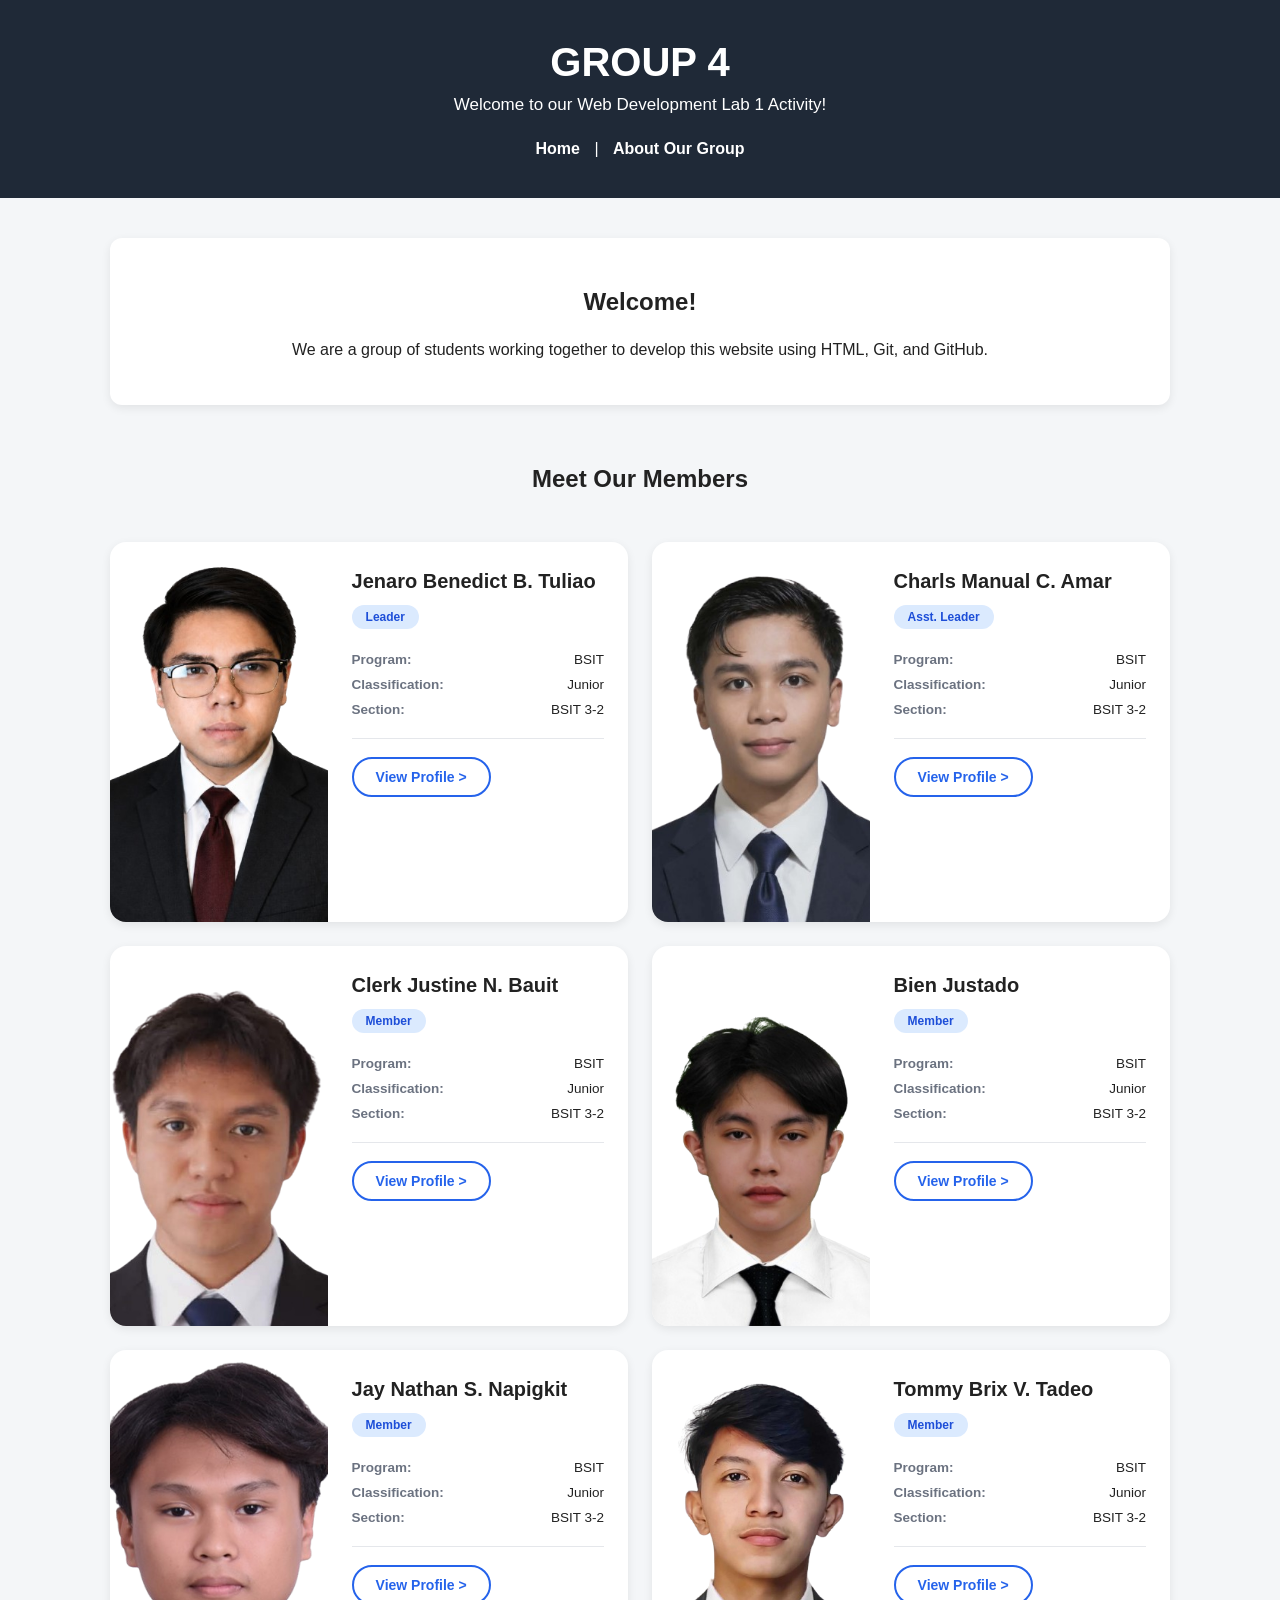
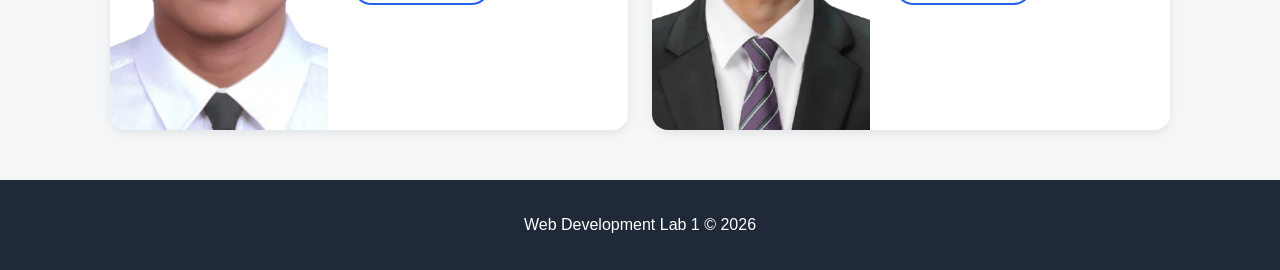
<file: index.html>
<!DOCTYPE html>
<html lang="en">
<head>
    <meta charset="UTF-8">
    <meta name="viewport" content="width=device-width, initial-scale=1.0">
    <title>Our Student Group</title>

    <link rel="stylesheet" href="style.css">
</head>

<body>

    <header>
        <h1>GROUP 4</h1>
        <p>Welcome to our Web Development Lab 1 Activity!</p>

        <nav>
            <a href="index.html">Home</a> |
            <a href="about.html">About Our Group</a>
        </nav>
    </header>

    <main>

        <section>
            <h2>Welcome!</h2>
            <p>
                We are a group of students working together
                to develop this website using HTML, Git, and GitHub.
            </p>
        </section>

        <section class="members-section">
            <h2>Meet Our Members</h2>

            <div class="member-card">
                <img src="images/jenaro-tuliao.jpg" alt="Jenaro Benedict B. Tuliao" class="member-photo">
                <div class="member-info">
                    <h3>Jenaro Benedict B. Tuliao</h3>
                    <span class="member-tag">Leader</span>
                    <div class="member-details">
                        <div class="detail-row"><span class="detail-label">Program:</span><span class="detail-value">BSIT</span></div>
                        <div class="detail-row"><span class="detail-label">Classification: </span><span class="detail-value">Junior</span></div>
                        <div class="detail-row"><span class="detail-label">Section:</span><span class="detail-value">BSIT 3-2</span></div>
                    </div>
                    <hr>
                    <a href="jenaro.html">
                        <button>View Profile &gt;</button>
                    </a>
                </div>
            </div>

            <div class="member-card">
                <img src="images/charls-amar.jpg" alt="Charls Manual C. Amar" class="member-photo">
                <div class="member-info">
                    <h3>Charls Manual C. Amar</h3>
                    <span class="member-tag">Asst. Leader</span>
                    <div class="member-details">
                        <div class="detail-row"><span class="detail-label">Program:</span><span class="detail-value">BSIT</span></div>
                        <div class="detail-row"><span class="detail-label">Classification: </span><span class="detail-value">Junior</span></div>
                        <div class="detail-row"><span class="detail-label">Section:</span><span class="detail-value">BSIT 3-2</span></div>
                    </div>
                    <hr>
                    <a href="charls.html">
                        <button>View Profile &gt;</button>
                    </a>
                </div>
            </div>

            <div class="member-card">
                <img src="images/justine-bauit.jpg" alt="Clerk Justine N. Bauit" class="member-photo">
                <div class="member-info">
                    <h3>Clerk Justine N. Bauit</h3>
                    <span class="member-tag">Member</span>
                    <div class="member-details">
                        <div class="detail-row"><span class="detail-label">Program:</span><span class="detail-value">BSIT</span></div>
                        <div class="detail-row"><span class="detail-label">Classification: </span><span class="detail-value">Junior</span></div>
                        <div class="detail-row"><span class="detail-label">Section:</span><span class="detail-value">BSIT 3-2</span></div>
                    </div>
                    <hr>
                    <a href="justine.html">
                        <button>View Profile &gt;</button>
                    </a>
                </div>
            </div>

            <div class="member-card">
                <img src="images/bien-justado.jpg" alt="Bien Justado" class="member-photo">
                <div class="member-info">
                    <h3>Bien Justado</h3>
                    <span class="member-tag">Member</span>
                    <div class="member-details">
                        <div class="detail-row"><span class="detail-label">Program:</span><span class="detail-value">BSIT</span></div>
                        <div class="detail-row"><span class="detail-label">Classification: </span><span class="detail-value">Junior</span></div>
                        <div class="detail-row"><span class="detail-label">Section:</span><span class="detail-value">BSIT 3-2</span></div>
                    </div>
                    <hr>
                    <a href="byen.html">
                        <button>View Profile &gt;</button>
                    </a>
                </div>
            </div>

            <div class="member-card">
                <img src="images/nathan-napigkit.jpg" alt="Jay Nathan S. Napigkit" class="member-photo">
                <div class="member-info">
                    <h3>Jay Nathan S. Napigkit</h3>
                    <span class="member-tag">Member</span>
                    <div class="member-details">
                        <div class="detail-row"><span class="detail-label">Program:</span><span class="detail-value">BSIT</span></div>
                        <div class="detail-row"><span class="detail-label">Classification: </span><span class="detail-value">Junior</span></div>
                        <div class="detail-row"><span class="detail-label">Section:</span><span class="detail-value">BSIT 3-2</span></div>
                    </div>
                    <hr>
                    <a href="nathan.html">
                        <button>View Profile &gt;</button>
                    </a>
                </div>
            </div>

            <div class="member-card">
                <img src="images/brix-tadeo.jpg" alt="Tommy Brix V. Tadeo" class="member-photo">
                <div class="member-info">
                    <h3>Tommy Brix V. Tadeo</h3>
                    <span class="member-tag">Member</span>
                    <div class="member-details">
                        <div class="detail-row"><span class="detail-label">Program:</span><span class="detail-value">BSIT</span></div>
                        <div class="detail-row"><span class="detail-label">Classification: </span><span class="detail-value">Junior</span></div>
                        <div class="detail-row"><span class="detail-label">Section:</span><span class="detail-value">BSIT 3-2</span></div>
                    </div>
                    <hr>
                    <a href="brix.html">
                        <button>View Profile &gt;</button>
                    </a>
                </div>
            </div>

        </section>

    </main>

    <footer>
        <p>Web Development Lab 1 &copy; 2026</p>
    </footer>

</body>
</html>
</file>
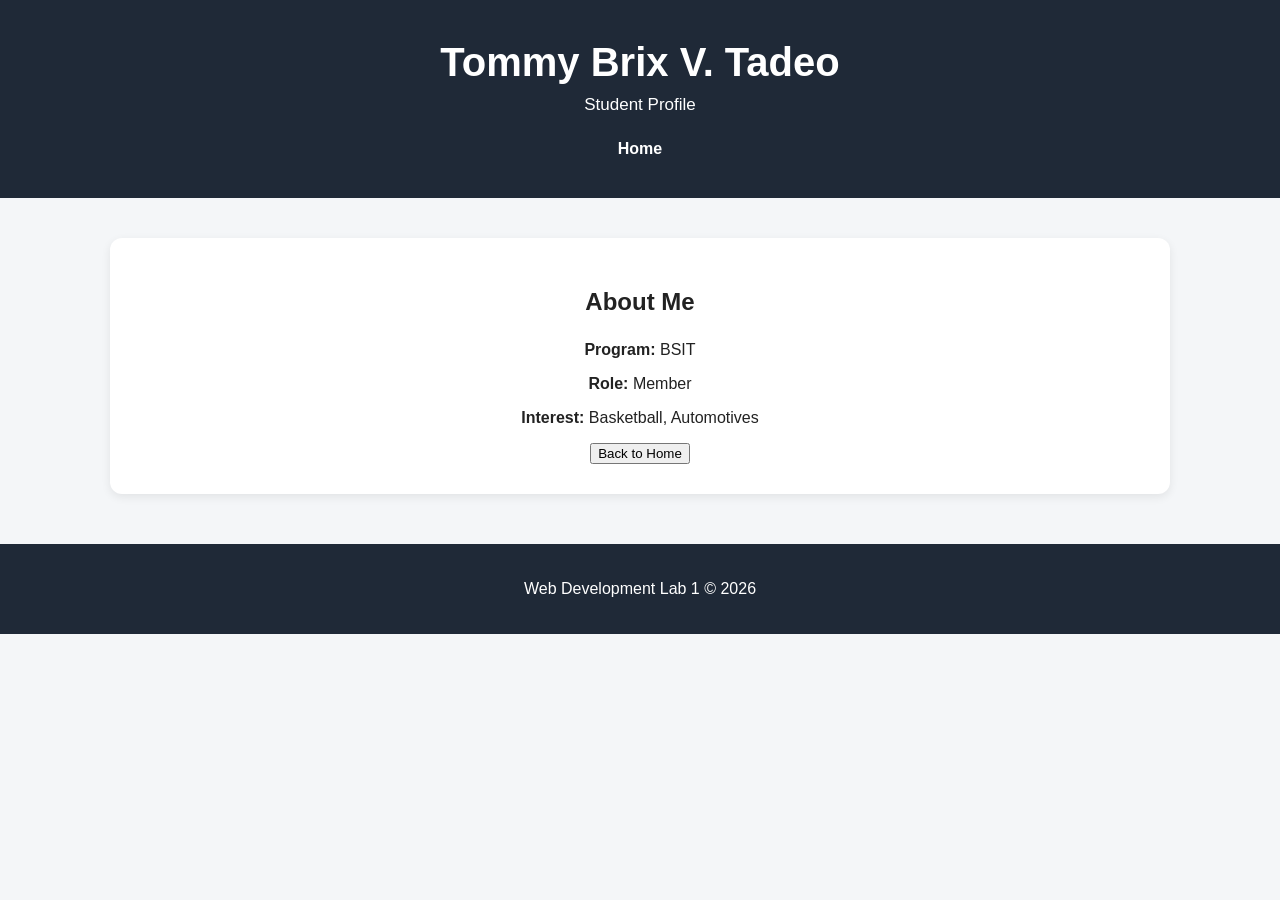
<file: brix.html>
<!DOCTYPE html>
<html lang="en">
<head>
    <meta charset="UTF-8">
    <meta name="viewport" content="width=device-width, initial-scale=1.0">
    <title>Brix - GROUP4</title>

    <link rel="stylesheet" href="style.css">
</head>

<body>

    <header>
        <h1>Tommy Brix V. Tadeo</h1>
        <p>Student Profile</p>

        <nav>
            <a href="index.html">Home</a>
        </nav>
    </header>

    <main>

        <section>
            <h2>About Me</h2>
            <p><strong>Program:</strong> BSIT</p>
            <p><strong>Role:</strong> Member</p>
            <p><strong>Interest:</strong> Basketball, Automotives</p>

            <a href="index.html">
                <button>Back to Home</button>
            </a>
        </section>

    </main>

    <footer>
        <p>Web Development Lab 1 &copy; 2026</p>
    </footer>

</body>
</html>
</file>
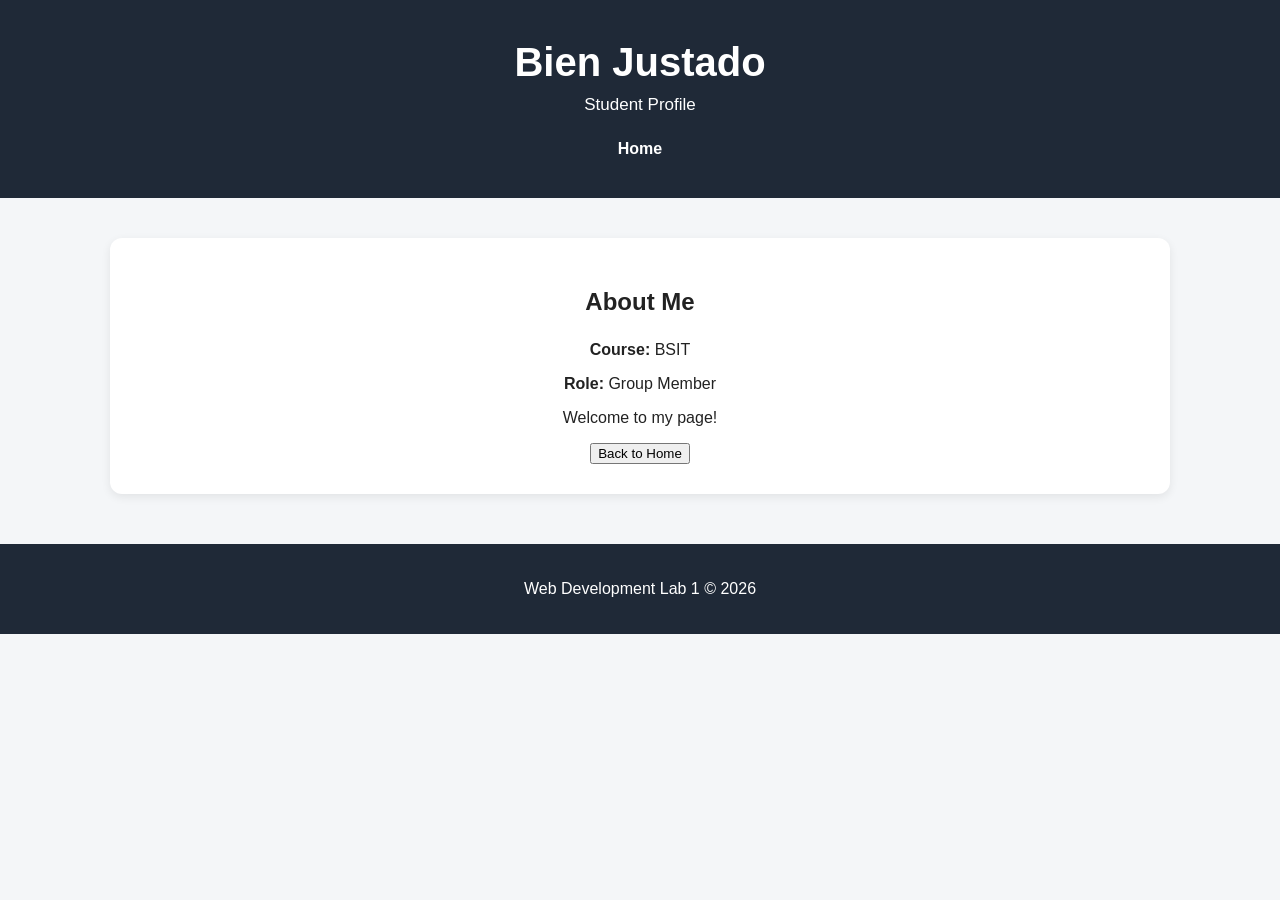
<file: byen.html>
<!DOCTYPE html>
<html lang="en">
<head>
    <meta charset="UTF-8">
    <meta name="viewport" content="width=device-width, initial-scale=1.0">
    <title>Bien - GROUP4</title>

    <link rel="stylesheet" href="style.css">
</head>

<body>

    <header>
        <h1>Bien Justado</h1>
        <p>Student Profile</p>

        <nav>
            <a href="index.html">Home</a>
        </nav>
    </header>

    <main>

        <section>
            <h2>About Me</h2>
            <p><strong>Course:</strong> BSIT</p>
            <p><strong>Role:</strong> Group Member</p>
            <p>Welcome to my page!</p>

            <a href="index.html">
                <button>Back to Home</button>
            </a>
        </section>

    </main>

    <footer>
        <p>Web Development Lab 1 &copy; 2026</p>
    </footer>

</body>
</html>
</file>
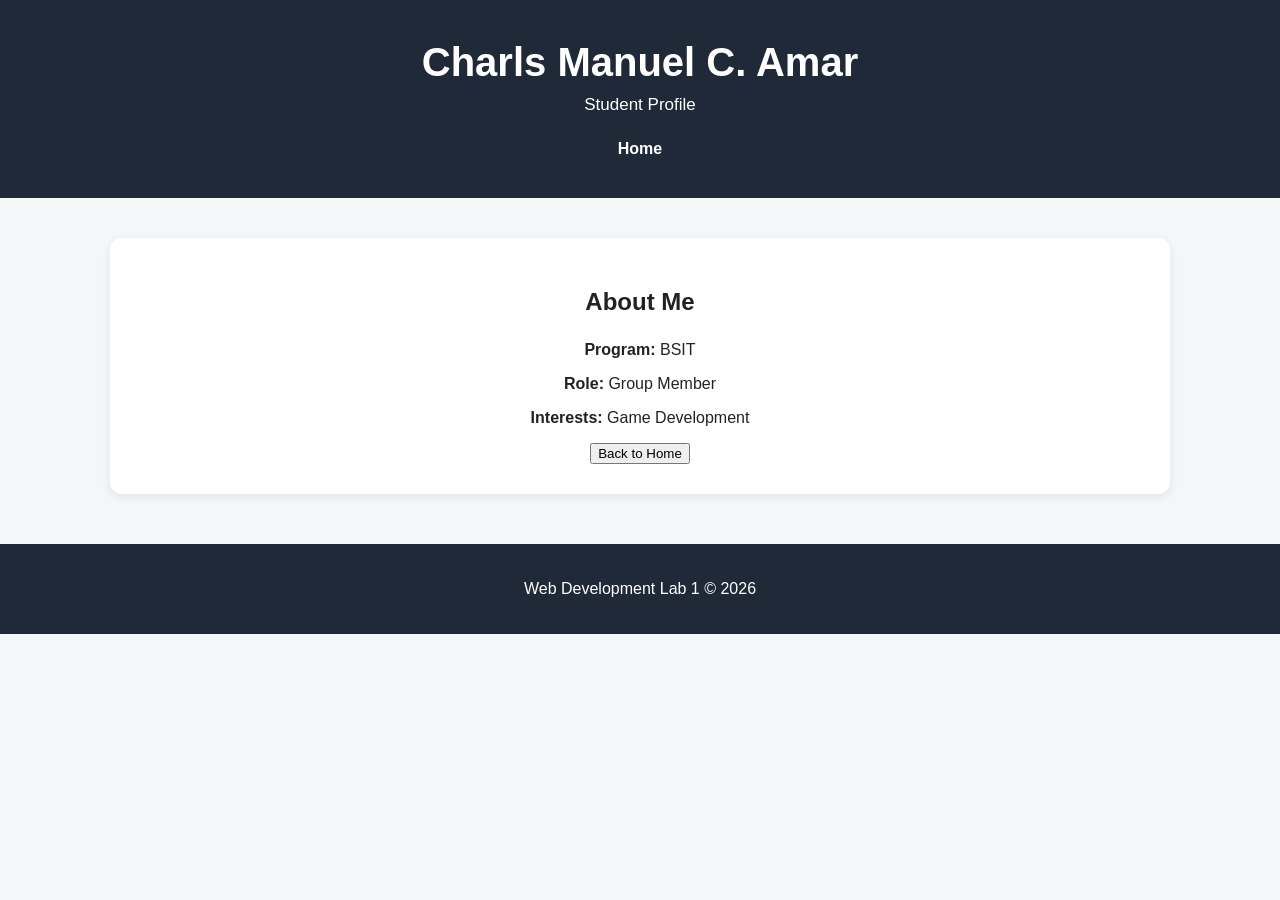
<file: charls.html>
<!DOCTYPE html>
<html lang="en">
<head>
    <meta charset="UTF-8">
    <meta name="viewport" content="width=device-width, initial-scale=1.0">
    <title>Charls - GROUP4</title>

    <link rel="stylesheet" href="style.css">
</head>

<body>

    <header>
        <h1>Charls Manuel C. Amar</h1>
        <p>Student Profile</p>

        <nav>
            <a href="index.html">Home</a>
        </nav>
    </header>

    <main>

        <section>
            <h2>About Me</h2>
            <p><strong>Program:</strong> BSIT</p>
            <p><strong>Role:</strong> Group Member</p>
            <p><strong>Interests:</strong> Game Development</p>
            <p></p>
            <a href="index.html">
                <button>Back to Home</button>
            </a>
        </section>

    </main>

    <footer>
        <p>Web Development Lab 1 &copy; 2026</p>
    </footer>

</body>
</html>
</file>
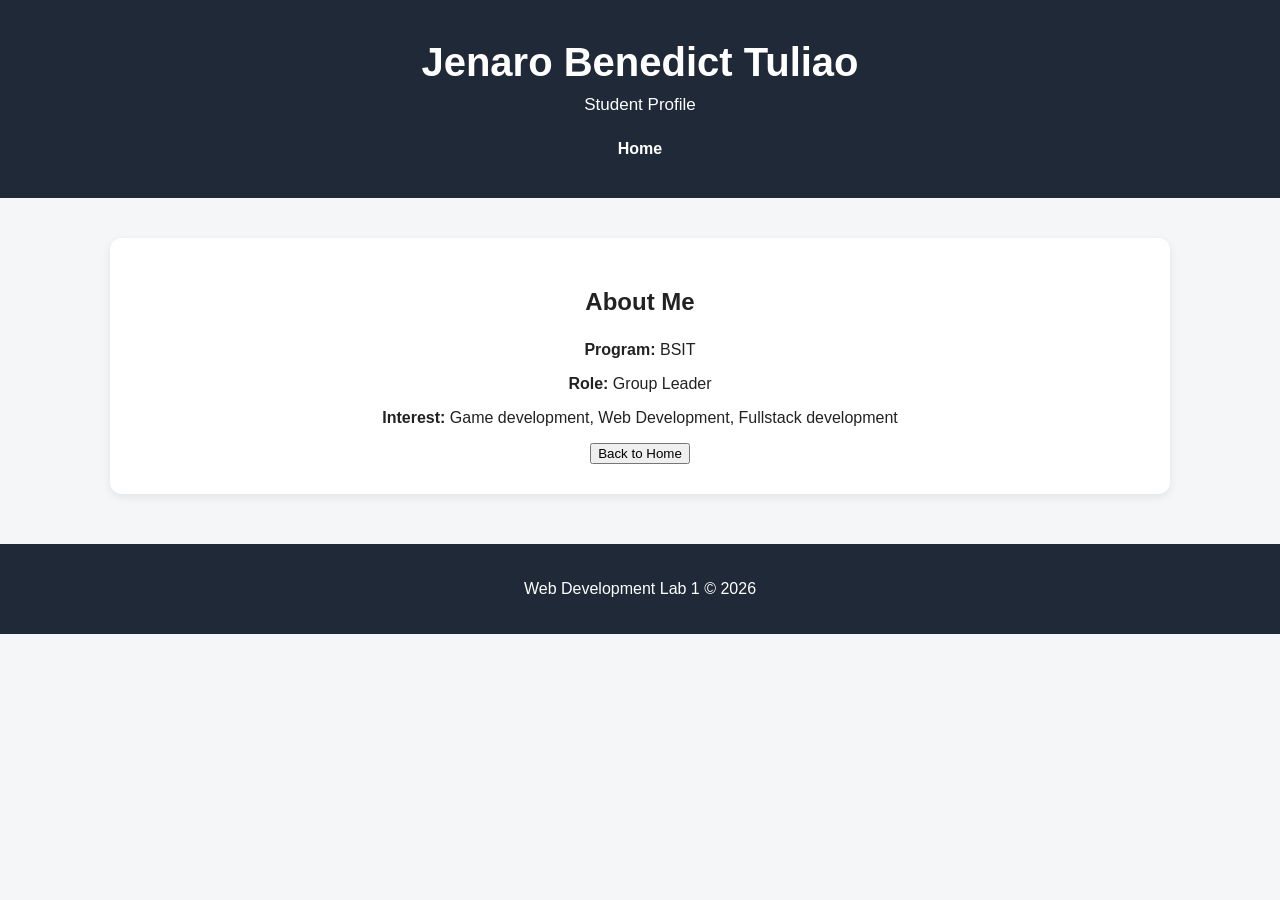
<file: jenaro.html>
<!DOCTYPE html>
<html lang="en">
<head>
    <meta charset="UTF-8">
    <meta name="viewport" content="width=device-width, initial-scale=1.0">
    <title>Jenaro - GROUP4</title>

    <link rel="stylesheet" href="style.css">
</head>

<body>

    <header>
        <h1>Jenaro Benedict Tuliao</h1>
        <p>Student Profile</p>

        <nav>
            <a href="index.html">Home</a>
        </nav>
    </header>

    <main>

        <section>
            <h2>About Me</h2>
            <p><strong>Program:</strong> BSIT</p>
            <p><strong>Role:</strong> Group Leader</p>
            <p><strong>Interest:</strong> Game development, Web Development, Fullstack development</p>

            <a href="index.html">
                <button>Back to Home</button>
            </a>
        </section>

    </main>

    <footer>
        <p>Web Development Lab 1 &copy; 2026</p>
    </footer>

</body>
</html>
</file>
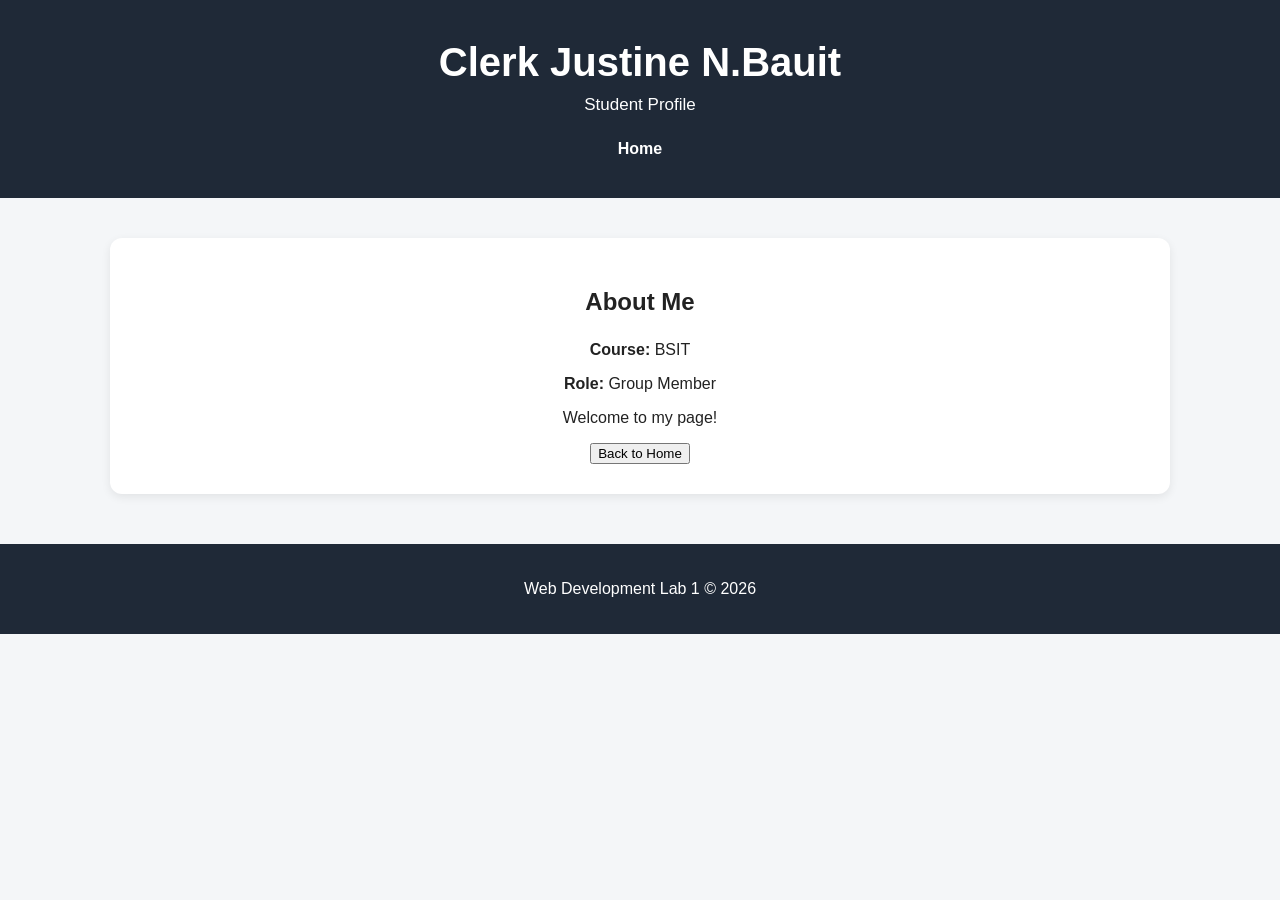
<file: justine.html>
<!DOCTYPE html>
<html lang="en">
<head>
    <meta charset="UTF-8">
    <meta name="viewport" content="width=device-width, initial-scale=1.0">
    <title>Justine - GROUP4</title>

    <link rel="stylesheet" href="style.css">
</head>

<body>

    <header>
        <h1>Clerk Justine N.Bauit</h1>
        <p>Student Profile</p>

        <nav>
            <a href="index.html">Home</a>
        </nav>
    </header>

    <main>

        <section>
            <h2>About Me</h2>
            <p><strong>Course:</strong> BSIT</p>
            <p><strong>Role:</strong> Group Member</p>
            <p>Welcome to my page!</p>

            <a href="index.html">
                <button>Back to Home</button>
            </a>
        </section>

    </main>

    <footer>
        <p>Web Development Lab 1 &copy; 2026</p>
    </footer>

</body>
</html>
</file>
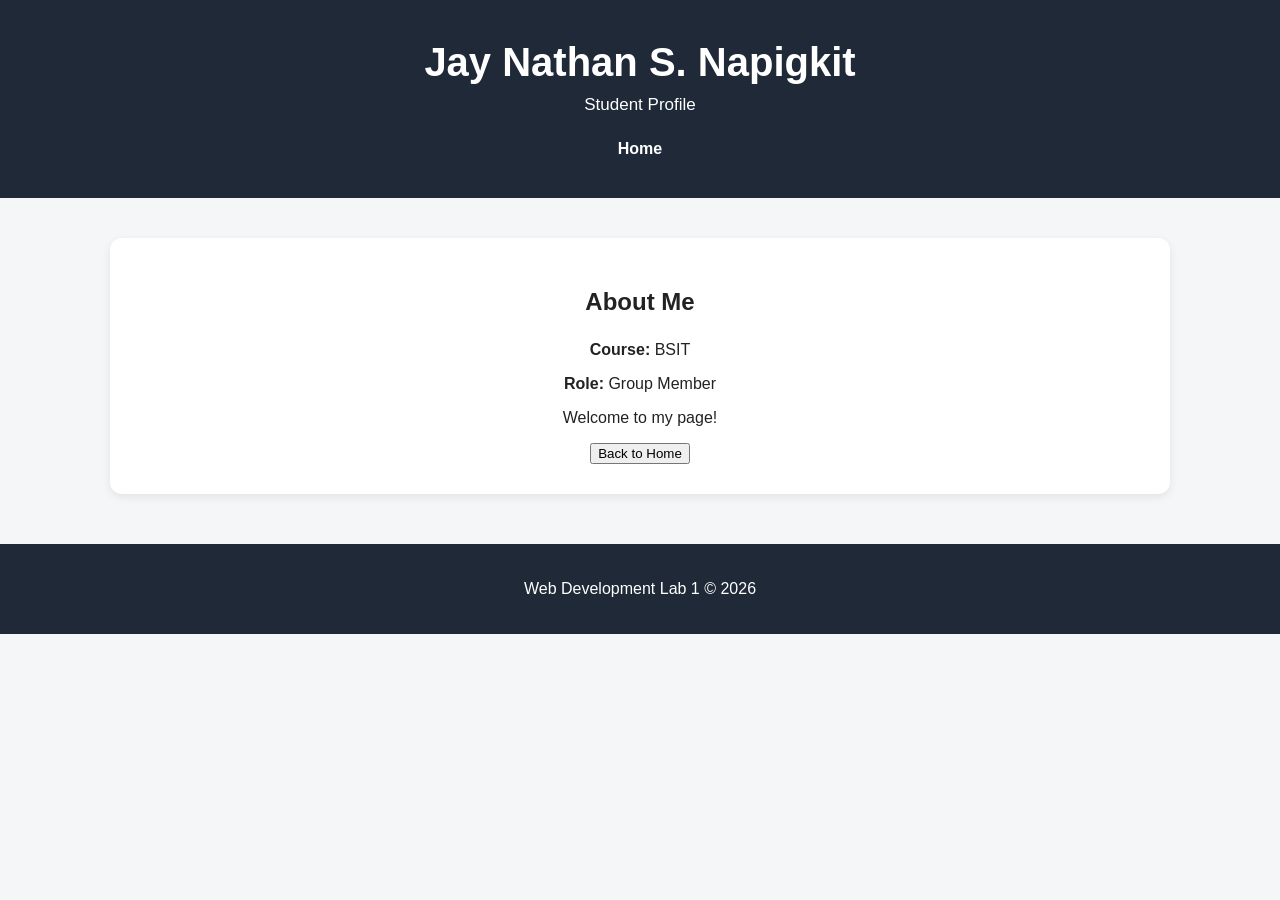
<file: Nathan.html>
<!DOCTYPE html>
<html lang="en">
<head>
    <meta charset="UTF-8">
    <meta name="viewport" content="width=device-width, initial-scale=1.0">
    <title>Jay Nathan - GROUP4</title>

    <link rel="stylesheet" href="style.css">
</head>

<body>

    <header>
        <h1>Jay Nathan S. Napigkit</h1>
        <p>Student Profile</p>

        <nav>
            <a href="index.html">Home</a>
        </nav>
    </header>

    <main>

        <section>
            <h2>About Me</h2>
            <p><strong>Course:</strong> BSIT</p>
            <p><strong>Role:</strong> Group Member</p>
            <p>Welcome to my page!</p>

            <a href="index.html">
                <button>Back to Home</button>
            </a>
        </section>

    </main>

    <footer>
        <p>Web Development Lab 1 &copy; 2026</p>
    </footer>

</body>
</html>
</file>
<file: style.css>
/* General */
* {
    box-sizing: border-box;
}

body {
    margin: 0;
    font-family: Arial, sans-serif;
    background-color: #f4f6f8;
    color: #222;
}

/* Header */
header {
    background-color: #1f2937;
    color: white;
    text-align: center;
    padding: 40px 20px;
}

header h1 {
    margin: 0 0 10px;
    font-size: 40px;
}

header p {
    margin: 0 0 25px;
    font-size: 17px;
}

/* Navigation */
nav a {
    color: white;
    text-decoration: none;
    margin: 0 10px;
    font-weight: bold;
}

nav a:hover {
    text-decoration: underline;
}

/* Main content */
main {
    max-width: 1100px;
    margin: 40px auto;
    padding: 0 20px;
}

section {
    margin-bottom: 40px;
}

section h2 {
    text-align: center;
    margin-bottom: 25px;
}

/* Welcome section */
section:first-child {
    background: white;
    padding: 30px;
    border-radius: 12px;
    text-align: center;
    box-shadow: 0 3px 10px rgba(0, 0, 0, 0.08);
}

/* Member cards grid */
.members-section {
    display: grid;
    grid-template-columns: repeat(2, 1fr);
    gap: 24px;
}

.members-section h2 {
    grid-column: 1 / -1;
}

/* Individual member card */
.member-card {
    background: white;
    border-radius: 16px;
    box-shadow: 0 3px 10px rgba(0, 0, 0, 0.08);
    overflow: hidden;
    display: flex;
    height: 380px;
    transition: transform 0.2s;
}

.member-card:hover {
    transform: translateY(-4px);
}

.member-photo {
    width: 42%;
    height: 100%;
    object-fit: cover;
    flex-shrink: 0;
}

.member-info {
    flex: 1;
    padding: 28px 24px;
    display: flex;
    flex-direction: column;
    align-items: flex-start;
}

.member-info h3 {
    margin: 0 0 12px;
    font-size: 20px;
}

.member-tag {
    background: #dbeafe;
    color: #1d4ed8;
    font-size: 12px;
    font-weight: bold;
    padding: 5px 14px;
    border-radius: 20px;
    margin-bottom: 18px;
}

/* Program / Academic Standing / Section rows */
.member-details {
    width: 100%;
    margin-bottom: 16px;
}

.detail-row {
    display: flex;
    justify-content: space-between;
    gap: 10px;
    font-size: 13.5px;
    padding: 5px 0;
}

.detail-label {
    color: #6b7280;
    font-weight: bold;
}

.detail-value {
    color: #222;
    text-align: right;
}

.member-info hr {
    width: 100%;
    border: none;
    border-top: 1px solid #e5e7eb;
    margin: 0 0 18px;
}

.social-icons {
    display: flex;
    gap: 10px;
    margin-bottom: 22px;
}

.social-icons a {
    width: 34px;
    height: 34px;
    border-radius: 50%;
    background: #2563eb;
    color: white;
    display: flex;
    align-items: center;
    justify-content: center;
    font-size: 11px;
    font-weight: bold;
    text-decoration: none;
}

/* Buttons */
.member-info button {
    background: white;
    color: #2563eb;
    border: 2px solid #2563eb;
    padding: 10px 22px;
    border-radius: 24px;
    font-weight: bold;
    cursor: pointer;
    font-size: 14px;
    margin-top: auto;
}

.member-info button:hover {
    background: #2563eb;
    color: white;
}

/* Footer */
footer {
    background-color: #1f2937;
    color: white;
    text-align: center;
    padding: 20px;
    margin-top: 50px;
}

/* Mobile */
@media (max-width: 700px) {
    header h1 {
        font-size: 30px;
    }

    .members-section {
        grid-template-columns: 1fr;
    }

    .member-card {
        flex-direction: column;
        height: auto;
    }

    .member-photo {
        width: 100%;
        height: 220px;
    }

    .member-info {
        align-items: center;
        text-align: center;
    }

    .detail-row {
        justify-content: center;
        gap: 6px;
    }

    .member-info button {
        margin-top: 10px;
    }
}
</file>
